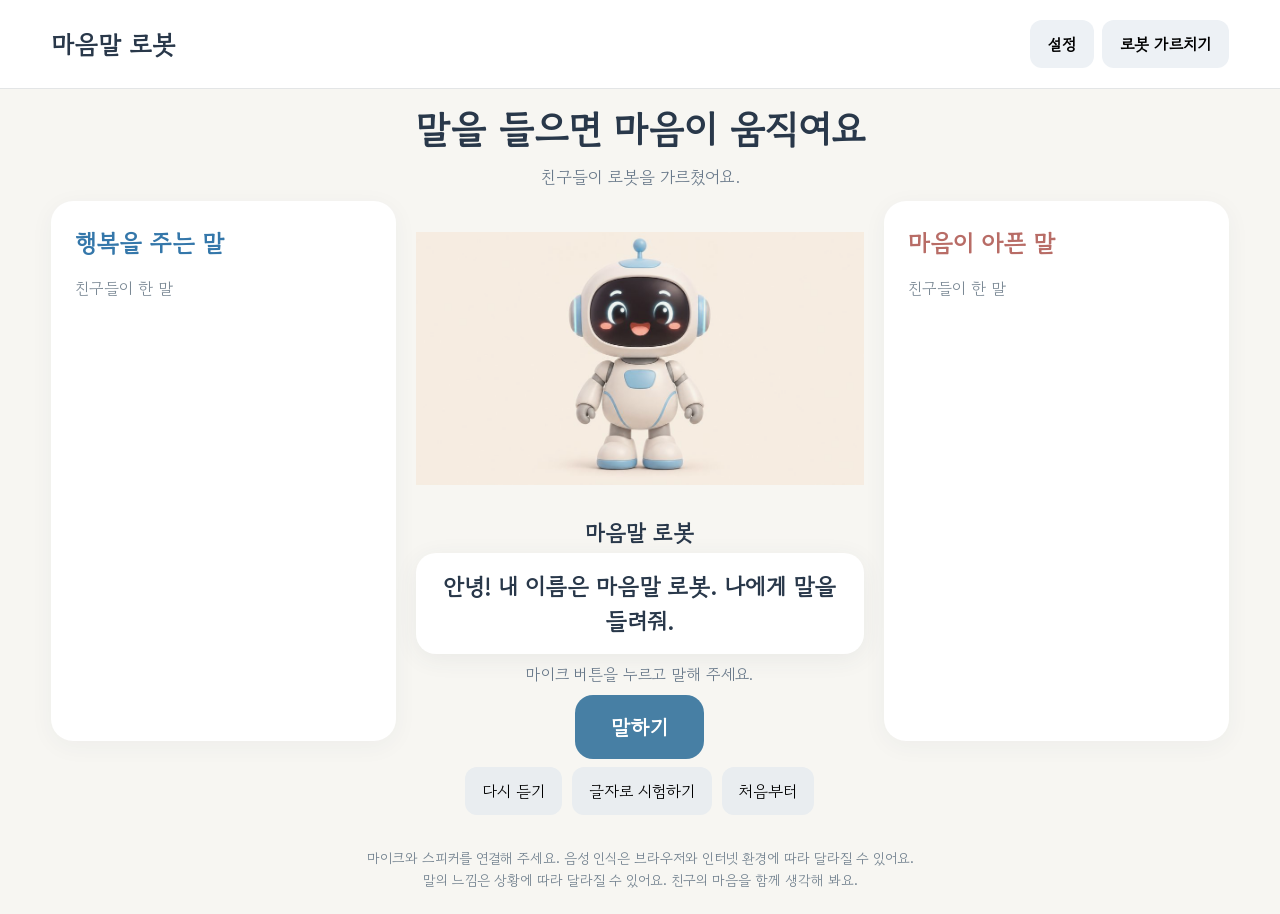
<file: mind-robot/index.html>
<!doctype html><html lang="ko"><head><meta charset="utf-8"><meta name="viewport" content="width=device-width,initial-scale=1"><title>마음말 로봇</title><style>
@import url('https://fonts.googleapis.com/css2?family=Gowun+Dodum&display=swap');*{box-sizing:border-box}body{margin:0;background:#f7f6f2;color:#29384a;font-family:'S-Core Dream','Gowun Dodum',sans-serif;word-break:keep-all}header{padding:20px 4vw;display:flex;align-items:center;justify-content:space-between;border-bottom:1px solid #e3e5e6;background:white}header strong{font-size:25px}.header-actions{display:flex;gap:8px}.robot-name{font-size:22px;font-weight:bold;margin:0 0 12px}.name-input{width:100%;padding:13px;border:1px solid #ccd5dc;border-radius:10px;font:inherit;font-size:18px}.name-actions{display:flex;gap:10px;margin-top:18px}.name-save{background:#477fa4;color:white;border-radius:10px;padding:12px 20px}.name-error{color:#a94343;min-height:1.5em}button{font:inherit;cursor:pointer;border:0}button:focus-visible{outline:3px solid #416da0}.topbtn{background:#edf1f5;border-radius:12px;padding:12px 18px;font-weight:bold}.intro{text-align:center;margin:24px 0 8px}.intro h1{margin:0;font-size:clamp(25px,3vw,38px)}.intro p{color:#69798a;font-size:17px}.board{max-width:1500px;margin:auto;display:grid;grid-template-columns:1fr 1.3fr 1fr;gap:20px;padding:10px 4vw}.side{background:white;border-radius:22px;padding:24px;min-height:420px;box-shadow:0 5px 25px #3443540c}.side h2{margin:0;font-size:24px}.side p{color:#7b8995}.good h2{color:#3477aa}.bad h2{color:#b86c66}.words{display:flex;flex-wrap:wrap;gap:10px;align-content:start}.word{border-radius:12px;padding:10px 14px;font-size:18px;background:#ecf5fa}.bad .word{background:#fbefed}.center{text-align:center}.robot-frame{width:100%;height:clamp(210px,35vh,330px)}.robot{display:block;width:100%;height:100%;object-fit:contain;mix-blend-mode:multiply}.bubble{background:white;border-radius:20px;padding:22px;min-height:95px;font-size:23px;font-weight:bold;box-shadow:0 5px 24px #34435412;line-height:1.5}.heard{min-height:25px;color:#69798a}.mic{background:#477fa4;color:white;font-size:21px;font-weight:bold;border-radius:18px;padding:17px 36px}.mic:disabled{background:#91a5b0}.actions{display:flex;justify-content:center;gap:10px;margin:12px}.small{background:#e9edf0;border-radius:12px;padding:12px 17px}.note{text-align:center;color:#71808e;font-size:14px;line-height:1.6;padding:0 15px 20px}dialog{border:0;border-radius:22px;max-width:900px;width:92%;max-height:90vh;padding:28px;color:#29384a}dialog::backdrop{background:#24344499}.dialoghead{display:flex;justify-content:space-between;align-items:center}.dialoghead h2{margin:0}.tabs{display:flex;gap:10px;margin:20px 0}.tab{padding:12px 18px;border-radius:12px;background:#e9edf0}.tab.active{background:#477fa4;color:white}.pool{display:flex;flex-wrap:wrap;gap:9px}.pool button{background:#f0f3f5;border-radius:12px;padding:12px 15px;font-size:17px}.pool button.taught{background:#deebdf;color:#4d7052}.trainhint{line-height:1.6;color:#687985}.manual{display:flex;gap:8px;margin-top:18px}.manual input{flex:1;border:1px solid #ccd5dc;border-radius:10px;padding:12px;font:inherit;min-width:0}.manual button{border-radius:10px;background:#477fa4;color:white;padding:12px}.choose{display:none;margin:14px auto}.choose button{padding:12px;border-radius:10px;margin:4px}.status{font-size:14px;color:#758592}@media(max-width:750px){header strong{font-size:20px}.board{grid-template-columns:1fr 1fr;gap:10px;padding:8px 12px}.center{grid-column:1/-1;grid-row:1}.side{min-height:170px;padding:16px}.side h2{font-size:19px}.robot-frame{height:230px}.bubble{font-size:19px}.word{font-size:15px}.intro p{padding:0 15px}.manual{flex-wrap:wrap}}
@media(min-width:751px){.intro{margin:12px 0 3px}.intro p{margin:8px 0}.board{padding-top:4px}.side{height:clamp(350px,60vh,600px);min-height:0;overflow:auto}.bubble{padding:16px;min-height:80px}.heard{margin:8px 0}.note{padding-bottom:8px}.actions{margin:8px}.robot-name{margin-bottom:5px}} </style></head><body><header><strong id="headerName">마음말 로봇</strong><div class="header-actions"><button class="topbtn" id="settingsOpen">설정</button><button class="topbtn" id="open">로봇 가르치기</button></div></header><div class="intro"><h1>말을 들으면 마음이 움직여요</h1><p>친구들이 로봇을 가르쳤어요.</p></div><main class="board"><section class="side good"><h2>행복을 주는 말</h2><p>친구들이 한 말</p><div class="words" id="good"></div></section><section class="center"><div class="robot-frame"><img class="robot" id="robot" src="[data-uri]" alt="웃고 있는 마음말 로봇"></div><div class="robot-name" id="robotName">마음말 로봇</div><div class="bubble" id="reply" aria-live="polite">안녕! 나에게 말을 들려줘.</div><p class="heard" id="heard">마이크 버튼을 누르고 말해 주세요.</p><button class="mic" id="mic">말하기</button><div class="actions"><button class="small" id="replay">다시 듣기</button><button class="small" id="sample">글자로 시험하기</button><button class="small" id="reset">처음부터</button></div><div class="choose" id="choose"><p>처음 듣는 말이에요. 함께 정해 주세요.</p><button id="chooseGood">행복을 주는 말</button><button id="chooseBad">마음이 아픈 말</button><button id="chooseCancel">취소</button></div></section><section class="side bad"><h2>마음이 아픈 말</h2><p>친구들이 한 말</p><div class="words" id="bad"></div></section></main><p class="note">마이크와 스피커를 연결해 주세요. 음성 인식은 브라우저와 인터넷 환경에 따라 달라질 수 있어요.<br>말의 느낌은 상황에 따라 달라질 수 있어요. 친구의 마음을 함께 생각해 봐요.</p><dialog id="settings"><div class="dialoghead"><h2>로봇 설정</h2><button class="small" id="settingsClose" type="button">닫기</button></div><p class="trainhint"><label for="nameInput">로봇 이름</label></p><input class="name-input" id="nameInput" maxlength="20" autocomplete="off" placeholder="로봇 이름을 입력해 주세요"><p class="name-error" id="nameError" aria-live="polite"></p><div class="name-actions"><button class="name-save" id="nameSave" type="button">이름 저장</button></div><p class="trainhint"><label for="voiceSelect">로봇 목소리</label></p><select class="name-input" id="voiceSelect"><option value="">기본 한국어 목소리</option></select><div class="name-actions"><button class="small" id="voiceTest" type="button">목소리 들어보기</button></div><p class="status" id="voiceStatus">선택한 이름과 목소리는 이 브라우저에 저장됩니다.</p></dialog><dialog id="dialog"><div class="dialoghead"><h2>로봇에게 말 가르치기</h2><button class="small" id="close">닫기</button></div><p class="trainhint">1. 말의 종류를 고르세요. 2. 활동지의 말을 하나씩 눌러 로봇에게 가르쳐 주세요.<br>이미 가르친 말을 다시 누르면 배운 내용이 지워져요.</p><div class="tabs"><button class="tab active" data-tab="good">행복을 주는 말</button><button class="tab" data-tab="bad">마음이 아픈 말</button></div><div class="pool" id="pool"></div><div class="manual"><input id="newWord" placeholder="새로운 말을 적어 추가하기" maxlength="60"><button id="add">선택한 종류로 가르치기</button></div><p class="status">배운 말은 이 기기에 저장됩니다.</p></dialog><script>
const presets={good:['사랑해','힘 내','고마워','네가 있어 좋아','같이 놀자','진짜 잘한다','최고야','자랑스러워','나랑 놀자','내가 도와 줄게','괜찮아 그럴 수 있어','넌 할 수 있어','응원할게','넌 좋은 친구야','다 잘 될 거야','좋아해','귀여워','미안해','너랑 놀면 재미있어','반가워','화이팅','마음이 따뜻하구나','예쁘다','멋지다'],bad:['하지마','싫어','너랑 안 놀거야','저리가','넌 할 수 없어','너 바보야','이것도 몰라','왜 이렇게 키가 작아','뚱뚱해','이거 다 내거야','선생님한테 이를거야','네가 그랬잖아','내 생일파티에 너 초대 안할거야','내 맘대로 해야 해','너는 우리 모둠 하지마','왜 그렇게 생겼어','나 널 안 좋아해']};let learned={good:[...presets.good],bad:[...presets.bad]};try{let v=JSON.parse(localStorage.getItem('mindrobot-v2'));if(v&&Array.isArray(v.good)&&Array.isArray(v.bad))learned=v}catch(e){}let tab='good',pending='';let spoken={good:[],bad:[]};const $=id=>document.getElementById(id);const defaultRobotName='마음말 로봇', nameKey='mindrobot-name';let robotName=defaultRobotName;
function readRobotName(){try{const value=localStorage.getItem(nameKey);if(value&&value.trim())return value.trim()}catch(e){}try{const part=document.cookie.split('; ').find(item=>item.startsWith(nameKey+'='));if(part){const value=decodeURIComponent(part.slice(nameKey.length+1)).trim();if(value)return value}}catch(e){}return ''}
function persistRobotName(value){let saved=false;try{localStorage.setItem(nameKey,value);saved=localStorage.getItem(nameKey)===value}catch(e){}try{document.cookie=nameKey+'='+encodeURIComponent(value)+'; Max-Age=31536000; Path=/; SameSite=Lax';saved=readRobotName()===value||saved}catch(e){}if(saved&&navigator.storage&&navigator.storage.persist)navigator.storage.persist().catch(()=>{});return saved}
function nameFromLink(){try{const v=new URLSearchParams(location.search).get('name');return v&&v.trim()?v.trim().slice(0,20):''}catch(e){return ''}}function putNameInLink(value){try{const u=new URL(location.href);u.searchParams.set('name',value);history.replaceState(null,'',u)}catch(e){}}robotName=nameFromLink()||readRobotName()||defaultRobotName;if(nameFromLink())persistRobotName(robotName);
function greeting(){return `안녕! 내 이름은 ${robotName}. 나에게 말을 들려줘.`}function applyName(){ $('robotName').textContent=robotName;$('headerName').textContent=robotName;$('robot').alt=`웃고 있는 ${robotName}`;document.title=robotName;$('reply').textContent=greeting()}function saveRobotName(showEmptyError=false){const value=$('nameInput').value.trim();if(!value){if(showEmptyError)$('nameError').textContent='로봇 이름을 입력해 주세요.';return false}if(!persistRobotName(value)){$('nameError').textContent='이 브라우저에 이름을 저장하지 못했어요. 브라우저 저장 설정을 확인해 주세요.';return false}robotName=value;applyName();putNameInLink(value);$('nameError').textContent='이 기기에 저장했어요. 이 화면 주소를 즐겨찾기하거나 다른 선생님께 보내면 어디서든 같은 이름으로 열려요.';return true}$('settingsOpen').onclick=()=>{const saved=readRobotName();if(saved&&saved!==robotName){robotName=saved;applyName()}$('nameInput').value=robotName;$('nameError').textContent='';$('settings').showModal()};$('nameInput').addEventListener('input',e=>{if(!e.isComposing)saveRobotName()});$('nameInput').addEventListener('compositionend',()=>saveRobotName());$('settingsClose').onclick=()=>{if($('nameInput').value.trim()&&!saveRobotName())return;$('settings').close()};$('nameSave').onclick=()=>{if(saveRobotName(true))$('settings').close()};window.addEventListener('pageshow',()=>{const saved=nameFromLink()||readRobotName();if(saved&&saved!==robotName){robotName=saved;applyName()}});window.addEventListener('storage',e=>{if(e.key===nameKey&&e.newValue&&e.newValue.trim()){robotName=e.newValue.trim();applyName()}});function save(){localStorage.setItem('mindrobot-v2',JSON.stringify(learned));render()}function norm(s){return s.replace(/[\s.,!?~。]/g,'').toLowerCase()}function render(){for(const t of ['good','bad']){$(t).replaceChildren(...spoken[t].map(w=>{let x=document.createElement('span');x.className='word';x.textContent=w;return x}))}let arr=[...new Set([...presets[tab],...learned[tab]])];$('pool').replaceChildren(...arr.map(w=>{let b=document.createElement('button');b.textContent=w;b.className=learned[tab].includes(w)?'taught':'';b.onclick=()=>{if(learned[tab].includes(w))learned[tab]=learned[tab].filter(x=>x!==w);else{learned[tab==='good'?'bad':'good']=learned[tab==='good'?'bad':'good'].filter(x=>norm(x)!==norm(w));learned[tab].push(w)}save()};return b}));document.querySelectorAll('.tab').forEach(x=>x.classList.toggle('active',x.dataset.tab===tab))}let selectedVoice='';try{selectedVoice=localStorage.getItem('mindrobot-voice')||''}catch(e){}function refreshVoices(){const sel=$('voiceSelect');const voices=('speechSynthesis' in window?speechSynthesis.getVoices():[]).filter(v=>/^ko([_-]|$)/i.test(v.lang));sel.replaceChildren();let opt=document.createElement('option');opt.value='';opt.textContent='기본 한국어 목소리';sel.appendChild(opt);voices.forEach(v=>{let o=document.createElement('option');o.value=v.voiceURI;o.textContent=v.name;sel.appendChild(o)});sel.value=voices.some(v=>v.voiceURI===selectedVoice)?selectedVoice:'';$('voiceStatus').textContent=voices.length?'선택한 이름과 목소리는 이 기기에 저장됩니다.':'이 기기에서 사용 가능한 한국어 목소리를 확인해 주세요.'}if('speechSynthesis' in window){speechSynthesis.addEventListener('voiceschanged',refreshVoices);refreshVoices()}else{$('voiceStatus').textContent='이 브라우저에서는 목소리 기능을 사용할 수 없어요.'}$('voiceSelect').onchange=()=>{selectedVoice=$('voiceSelect').value;try{localStorage.setItem('mindrobot-voice',selectedVoice)}catch(e){$('voiceStatus').textContent='목소리를 저장할 수 없어요.'}};$('voiceTest').onclick=()=>{speak('안녕! 오늘도 만나서 반가워.')};$('replay').onclick=()=>speak($('reply').textContent);function noQuestion(t){return String(t).replace(/\s*[?？]+/g,'.').replace(/\.{2,}/g,'.').replace(/([!.])\./g,'$1').trim()}function speak(text){text=noQuestion(text);$('reply').textContent=text;if('speechSynthesis'in window){speechSynthesis.cancel();let u=new SpeechSynthesisUtterance(text);u.lang='ko-KR';u.rate=.95;let voices=speechSynthesis.getVoices().filter(v=>/^ko([_-]|$)/i.test(v.lang));let voice=voices.find(v=>v.voiceURI===selectedVoice)||voices.find(v=>/natural|neural|premium|enhanced|자연/i.test(v.name))||voices[0];if(voice)u.voice=voice;speechSynthesis.speak(u)}}function matchedType(n){let exact=['good','bad'].find(t=>learned[t].some(w=>norm(w)===n));if(exact)return exact;if(['나너싫어','난너싫어','나는너가싫어','너싫어'].includes(n)&&learned.bad.some(w=>norm(w)==='싫어'))return 'bad';return undefined}const replyVariants={good:[s=>`“${s}”라고 말해 줘서 고마워. 내 마음이 따뜻해졌어.`,s=>`“${s}”라는 말을 들으니 마음이 포근해졌어.`,s=>`따뜻한 말을 들으니 기분이 좋아. 고마워!`,s=>`친구의 따뜻한 마음이 느껴져. 나도 기뻐!`,s=>`그 말을 들으니 나도 미소가 나와. 정말 고마워.`,s=>`따뜻한 말을 나눠 줘서 고마워. 내 마음이 환해졌어.`],bad:[s=>`“${s}”라는 말을 들으니 내 마음이 슬퍼. 조금 더 따뜻하게 말해 줘.`,s=>`그 말을 들으니 마음이 속상해. 다정한 말로 다시 이야기해 줘.`,s=>`그 말을 들으면 친구가 슬플 수도 있어. 다른 말로 표현해 보자.`,s=>`내 마음이 조금 아파. 서로의 마음을 생각하며 말해 보자.`,s=>`그 말은 듣는 친구에게 상처가 될 수 있어. 따뜻한 말로 바꿔 보자.`]};let lastReply={good:-1,bad:-1};function makeReply(type,s){s=s.replace(/[?？]+/g,'').trim();const choices=replyVariants[type];let index=Math.floor(Math.random()*(choices.length-1));if(index>=lastReply[type])index++;lastReply[type]=index;return (type==='good'?`“${s}”는 좋은 말이야. `:'이건 마음이 아픈 말이야. ')+choices[index](s)}
function respond(s){s=s.trim();if(!s)return;pending=s;s=s.replace(/[?？]+/g,'').trim();if(!s)return;pending=s;$('heard').textContent='내가 한 말: '+s;let n=norm(s);let type=matchedType(n);if(!type){$('choose').style.display='block';speak('처음 듣는 말이야. 어떤 말인지 함께 알려 줘.');return}$('choose').style.display='none';spoken[type].push(s);render();speak(makeReply(type,s))}$('open').onclick=()=>$('dialog').showModal();$('close').onclick=()=>$('dialog').close();document.querySelectorAll('.tab').forEach(b=>b.onclick=()=>{tab=b.dataset.tab;render()});$('add').onclick=()=>{let w=$('newWord').value.trim();if(!w)return;learned.good=learned.good.filter(x=>norm(x)!==norm(w));learned.bad=learned.bad.filter(x=>norm(x)!==norm(w));learned[tab].push(w);$('newWord').value='';save()};for(const t of ['good','bad'])$('choose'+(t==='good'?'Good':'Bad')).onclick=()=>{learned[t].push(pending);save();respond(pending)};$('chooseCancel').onclick=()=>{$('choose').style.display='none'};$('sample').onclick=()=>{let s=prompt('로봇에게 할 말을 적어 주세요');if(s)respond(s)};$('reset').onclick=()=>{if(confirm('친구들이 말한 내용을 모두 지우고 새로 시작할까요?')){spoken={good:[],bad:[]};render();$('heard').textContent='마이크 버튼을 누르고 말해 주세요.';$('choose').style.display='none';speak(greeting())}};const Recognition=window.SpeechRecognition||window.webkitSpeechRecognition;$('mic').onclick=()=>{if(!Recognition){$('heard').textContent='이 브라우저에서는 음성 인식을 사용할 수 없어요. 글자로 시험해 주세요.';return}let r=new Recognition();r.lang='ko-KR';r.interimResults=false;r.onstart=()=>{$('mic').textContent='듣고 있어요…';$('mic').disabled=true};r.onresult=e=>respond(e.results[0][0].transcript);r.onerror=e=>{$('heard').textContent=e.error==='not-allowed'?'마이크 사용을 허용해 주세요.':'잘 듣지 못했어요. 다시 말해 주세요.'};r.onend=()=>{$('mic').textContent='말하기';$('mic').disabled=false};try{r.start()}catch(e){$('heard').textContent='마이크를 시작할 수 없어요.'}};render();applyName();
</script></body></html>
</file>
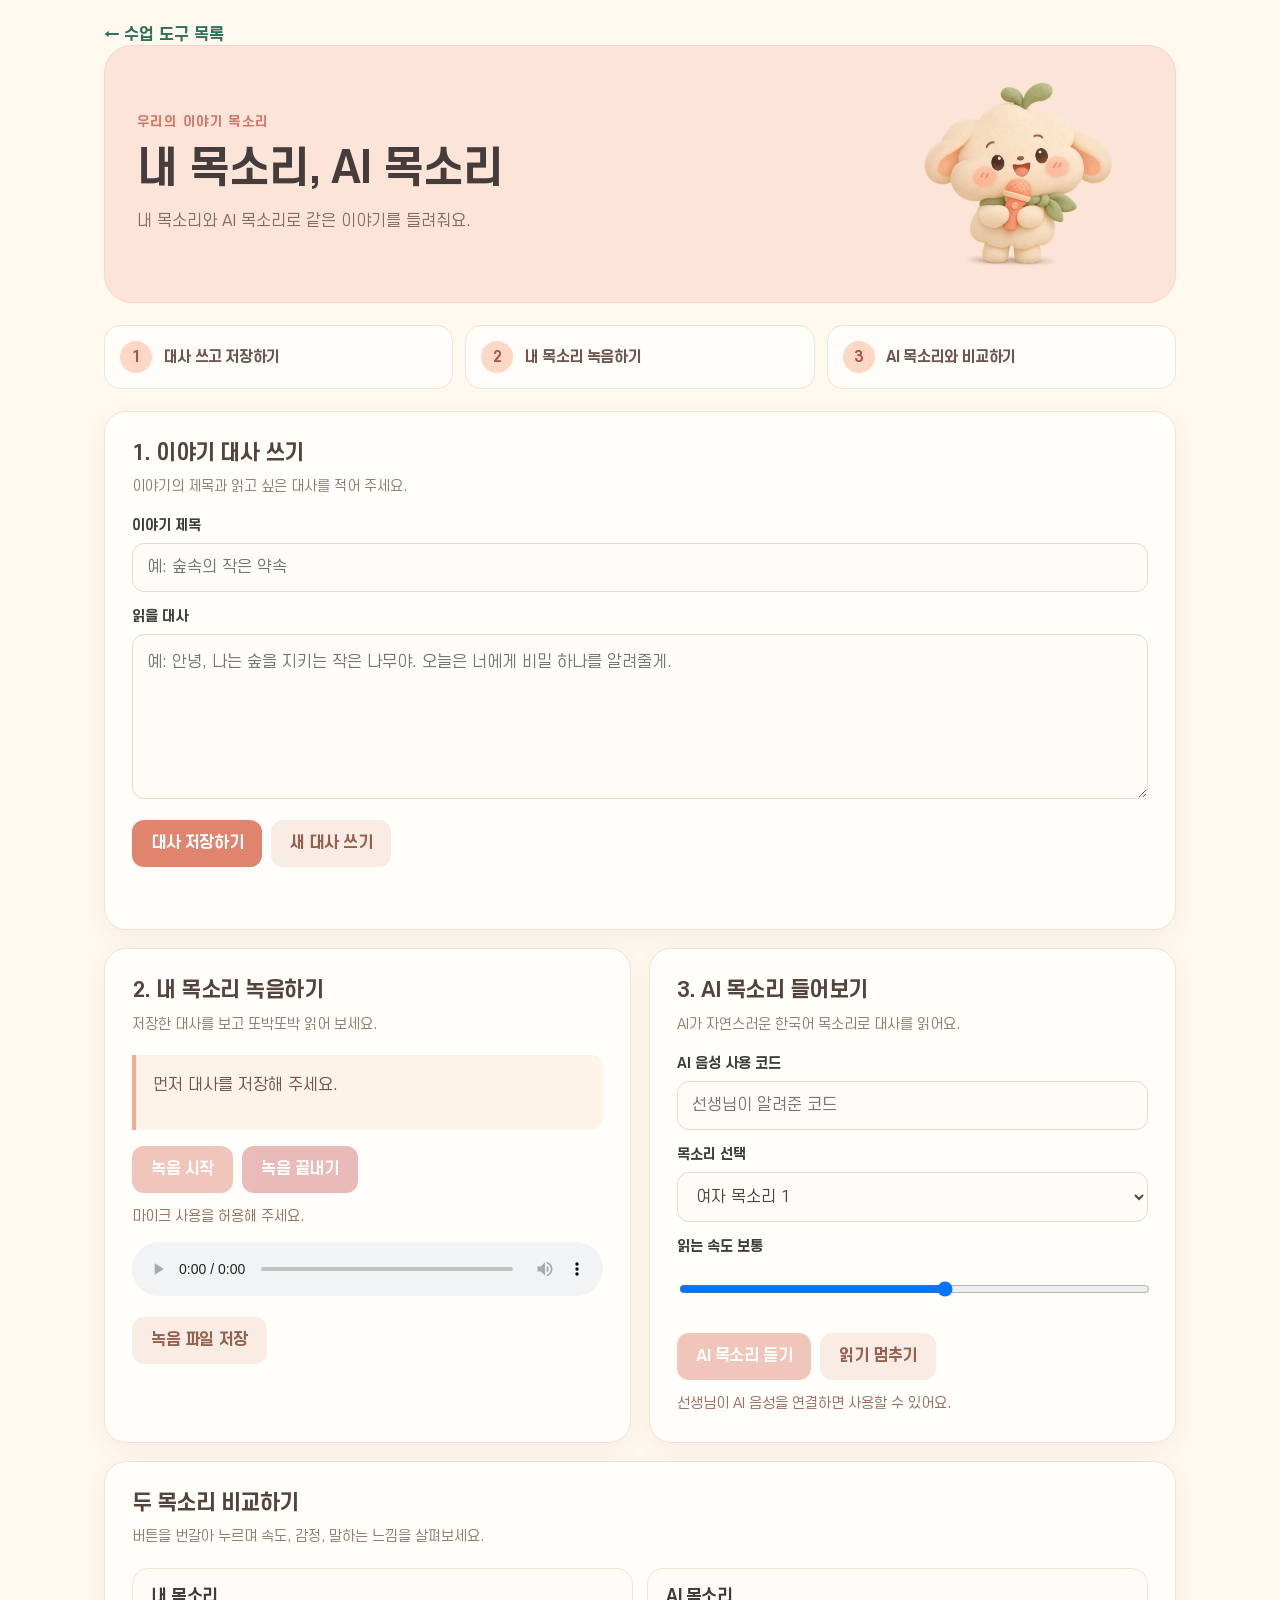
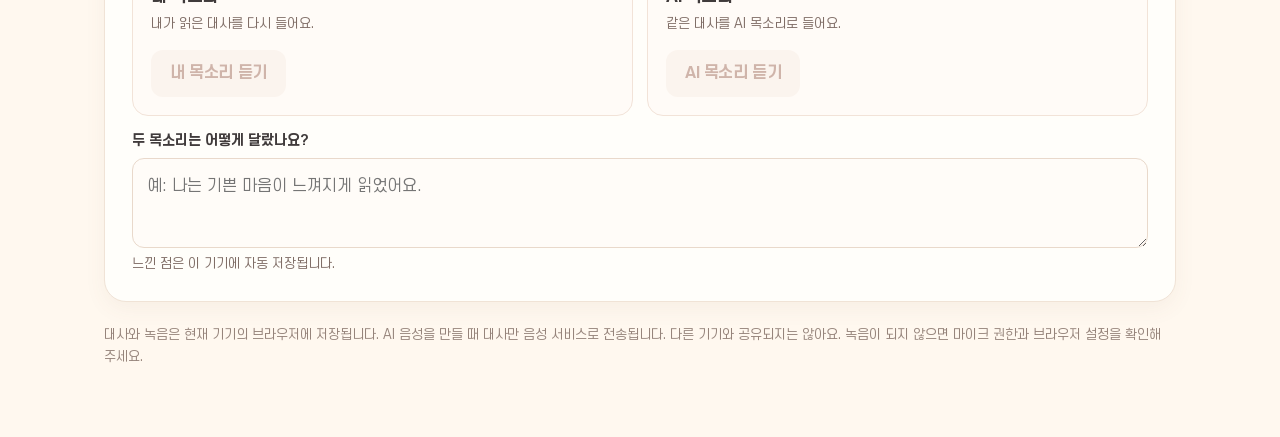
<file: story-voice/index.html>
<!doctype html>
<html lang="ko"><head><meta charset="utf-8"><meta name="viewport" content="width=device-width,initial-scale=1"><title>내 목소리, AI 목소리</title><style>
*{box-sizing:border-box}body{margin:0;background:#f4f5f1;color:#22312c;font-family:'S-Core Dream', 'Apple SD Gothic Neo','Malgun Gothic',sans-serif;word-break:keep-all}main{max-width:1060px;margin:auto;padding:36px 24px 70px}.top{display:flex;justify-content:space-between;gap:20px;align-items:end;border-bottom:1px solid #d5ded7;padding-bottom:24px}.tag{font-size:13px;letter-spacing:.14em;color:#477464;font-weight:700}h1{font-size:clamp(27px,4vw,42px);margin:10px 0}p{line-height:1.65;color:#60716a;margin:0}.steps{display:grid;grid-template-columns:repeat(3,1fr);gap:12px;margin:25px 0}.step{background:white;border:1px solid #dce4dd;border-radius:12px;padding:17px;font-size:15px;font-weight:700}.step b{display:inline-grid;place-items:center;width:29px;height:29px;background:#e7f1eb;color:#31735b;border-radius:50%;margin-right:8px}.layout{display:grid;grid-template-columns:1fr 1fr;gap:18px}.panel{background:#fff;border:1px solid #dce4dd;border-radius:16px;padding:26px}.wide{grid-column:1/-1}h2{font-size:21px;margin:0 0 7px}.hint{font-size:14px;margin-bottom:19px}label{display:block;font-size:14px;font-weight:700;margin:16px 0 8px}input,textarea,select{font:inherit;width:100%;border:1px solid #cbd8ce;border-radius:9px;padding:13px;background:#fbfcfa;color:#21332b}textarea{min-height:165px;resize:vertical;line-height:1.7}button,.download{font:inherit;font-weight:700;border:0;border-radius:9px;padding:13px 18px;cursor:pointer;background:#2f7058;color:white;display:inline-block;text-decoration:none}button:hover,.download:hover{filter:brightness(.94)}button:disabled{opacity:.45;cursor:not-allowed}.secondary{background:#edf3ee;color:#275743}.red{background:#a94743}.buttons{display:flex;gap:9px;flex-wrap:wrap;margin-top:16px;align-items:center}.status{font-size:14px;color:#517363;min-height:23px;margin-top:12px}.recording{color:#b1443c;font-weight:700}.quote{background:#f4f8f4;border-left:4px solid #83ac94;padding:17px;white-space:pre-wrap;line-height:1.7;min-height:75px;color:#355448}.audio{width:100%;margin:14px 0 0}.comparison{display:grid;grid-template-columns:1fr 1fr;gap:14px}.comparebox{border:1px solid #e0e8e1;border-radius:12px;padding:18px}.comparebox h3{margin:0 0 6px;font-size:17px}.small{font-size:13px}.footer{margin-top:22px;font-size:13px}.warning{color:#8d5342}@media(max-width:650px){main{padding:25px 16px 50px}.top{display:block}.steps{gap:6px}.step{padding:12px 8px;font-size:13px}.step b{display:block;margin-bottom:7px}.layout,.comparison{grid-template-columns:1fr}.wide{grid-column:auto}.panel{padding:20px}}
</style><style>
@font-face{font-family:Score;src:url('./fonts/SCDreamRegular.woff2') format('woff2');font-weight:400;font-display:swap}
@font-face{font-family:Score;src:url('./fonts/SCDreamBold.woff2') format('woff2');font-weight:700;font-display:swap}
body{background:#fff8ef;color:#403b3b;font-family:Score,'Apple SD Gothic Neo','Malgun Gothic',sans-serif}
main{max-width:1120px;padding-top:26px}.top{background:#fce5d8;border:1px solid #f5d7c7;border-radius:28px;padding:28px 32px;min-height:230px;align-items:center;overflow:hidden}
.top>div{max-width:68%;position:relative;z-index:1}.top::after{content:'';display:block;width:245px;height:200px;background:url('/story-voice/mascot.png') center/contain no-repeat;flex:0 0 245px;align-self:flex-end}
.tag{color:#d47567;letter-spacing:.11em;font-size:13px}h1{color:#443d3c;line-height:1.35;margin:9px 0;font-size:clamp(29px,4vw,43px)}p{color:#806e67}.steps{gap:12px;margin:22px 0}.step{border:1px solid #f0e5db;background:#fffdfa;border-radius:16px;color:#6e5550;padding:15px}.step b{background:#ffd7c6;color:#a95548;width:32px;height:32px}
.layout{gap:18px}.panel{border:1px solid #f0e3d6;border-radius:22px;background:#fffefa;padding:27px;box-shadow:0 7px 22px rgba(117,85,67,.06)}h2{color:#56433e;line-height:1.4}.hint{color:#917e73}
input,textarea,select{border:1px solid #e9d9cb;border-radius:12px;background:#fffcf8;padding:14px;color:#514440}input:focus,textarea:focus,select:focus{outline:3px solid #f6c4ad;border-color:#df9a85}
button,.download{background:#e1846d;color:#fff;border-radius:12px;padding:14px 19px}.secondary{background:#f8ece4;color:#96604e}.red{background:#d26969}.status{color:#9c6f60}.quote{background:#fdf3e9;border-left:4px solid #f1ad8d;color:#71554b;border-radius:0 12px 12px 0}
.comparebox{border:1px solid #f2e3d8;background:#fffbf7;border-radius:16px}.footer{color:#96847b}.audio{border-radius:12px}
@media(max-width:650px){.top{padding:23px 20px;min-height:170px}.top>div{max-width:64%}.top::after{width:112px;height:136px;flex-basis:112px}.tag{font-size:11px}h1{font-size:26px}.panel{padding:20px}.step{font-size:12px}.steps{gap:6px}}
</style><style>h1,h2,h3,.step,button,.download{font-weight:700;letter-spacing:-.025em}button,input,select,textarea{font-family:inherit}h1{line-height:1.4}</style></head><body><main><a href="/" style="color:#2f7058;font-weight:700;text-decoration:none">← 수업 도구 목록</a><header class="top"><div><div class="tag">우리의 이야기 목소리</div><h1>내 목소리, AI 목소리</h1><p>내 목소리와 AI 목소리로 같은 이야기를 들려줘요.</p></div></header><nav class="steps" aria-label="활동 순서"><div class="step"><b>1</b> 대사 쓰고 저장하기</div><div class="step"><b>2</b> 내 목소리 녹음하기</div><div class="step"><b>3</b> AI 목소리와 비교하기</div></nav><div class="layout"><section class="panel wide"><h2>1. 이야기 대사 쓰기</h2><p class="hint">이야기의 제목과 읽고 싶은 대사를 적어 주세요.</p><label for="title">이야기 제목</label><input id="title" placeholder="예: 숲속의 작은 약속" maxlength="100"><label for="text">읽을 대사</label><textarea id="text" placeholder="예: 안녕, 나는 숲을 지키는 작은 나무야. 오늘은 너에게 비밀 하나를 알려줄게."></textarea><div class="buttons"><button id="save">대사 저장하기</button><button id="edit" class="secondary">새 대사 쓰기</button></div><p id="saveStatus" class="status" role="status"></p></section><section class="panel"><h2>2. 내 목소리 녹음하기</h2><p class="hint">저장한 대사를 보고 또박또박 읽어 보세요.</p><div id="script" class="quote">먼저 대사를 저장해 주세요.</div><div class="buttons"><button id="record" disabled>녹음 시작</button><button id="stop" class="red" disabled>녹음 끝내기</button></div><p id="recordStatus" class="status" role="status">마이크 사용을 허용해 주세요.</p><audio id="audio" class="audio" controls aria-label="내 녹음 듣기"></audio><div class="buttons"><a id="download" class="download secondary" hidden>녹음 파일 저장</a></div></section><section class="panel"><h2>3. AI 목소리 들어보기</h2><p class="hint">AI가 자연스러운 한국어 목소리로 대사를 읽어요.</p><label for="voiceCode">AI 음성 사용 코드</label><input id="voiceCode" type="password" autocomplete="off" placeholder="선생님이 알려준 코드"><label for="voice">목소리 선택</label><select id="voice"><option value="ko-KR-Wavenet-A">여자 목소리 1</option><option value="ko-KR-Wavenet-B">여자 목소리 2</option><option value="ko-KR-Wavenet-C">남자 목소리 1</option><option value="ko-KR-Wavenet-D">남자 목소리 2</option></select><label for="rate">읽는 속도 <span id="rateLabel">보통</span></label><input id="rate" type="range" min="0.6" max="1.3" step="0.1" value="1"><div class="buttons"><button id="speak" disabled>AI 목소리 듣기</button><button id="stopSpeak" class="secondary">읽기 멈추기</button></div><p id="voiceStatus" class="status" role="status"></p></section><section class="panel wide"><h2>두 목소리 비교하기</h2><p class="hint">버튼을 번갈아 누르며 속도, 감정, 말하는 느낌을 살펴보세요.</p><div class="comparison"><div class="comparebox"><h3>내 목소리</h3><p class="small">내가 읽은 대사를 다시 들어요.</p><div class="buttons"><button id="playMine" class="secondary" disabled>내 목소리 듣기</button></div></div><div class="comparebox"><h3>AI 목소리</h3><p class="small">같은 대사를 AI 목소리로 들어요.</p><div class="buttons"><button id="playAI" class="secondary" disabled>AI 목소리 듣기</button></div></div></div><label for="thought">두 목소리는 어떻게 달랐나요?</label><textarea id="thought" style="min-height:90px" placeholder="예: 나는 기쁜 마음이 느껴지게 읽었어요."></textarea><p class="small">느낀 점은 이 기기에 자동 저장됩니다.</p></section></div><p class="footer">대사와 녹음은 현재 기기의 브라우저에 저장됩니다. AI 음성을 만들 때 대사만 음성 서비스로 전송됩니다. 다른 기기와 공유되지는 않아요. 녹음이 되지 않으면 마이크 권한과 브라우저 설정을 확인해 주세요.</p></main><script>
(()=>{const $=id=>document.getElementById(id), key='story-voice-v1';let data={title:'',text:'',thought:''}, rec=null,stream=null,chunks=[],url=null,blob=null,voices=[],db=null;try{data={...data,...JSON.parse(localStorage.getItem(key)||'{}')}}catch(e){}; $('title').value=data.title;$('text').value=data.text;$('thought').value=data.thought;function persist(){try{localStorage.setItem(key,JSON.stringify(data));return true}catch(e){return false}}function render(){ $('script').textContent=data.text||'먼저 대사를 저장해 주세요.';$('record').disabled=!data.text||!navigator.mediaDevices?.getUserMedia||!window.MediaRecorder;$('speak').disabled=!data.text;$('playAI').disabled=$('speak').disabled;$('playMine').disabled=!blob; }function clearAudio(){blob=null;if(url)URL.revokeObjectURL(url);url=null;$('audio').removeAttribute('src');$('audio').load();$('download').hidden=true;$('playMine').disabled=true}function setAudio(b){clearAudio();blob=b;url=URL.createObjectURL(b);$('audio').src=url;$('download').href=url;$('download').download='내_목소리.'+(b.type.includes('mp4')?'m4a':b.type.includes('ogg')?'ogg':'webm');$('download').hidden=false;$('playMine').disabled=false}try{let req=indexedDB.open('story-voice-recordings',1);req.onupgradeneeded=()=>req.result.createObjectStore('audio');req.onsuccess=()=>{db=req.result;let get=db.transaction('audio').objectStore('audio').get('latest');get.onsuccess=()=>{if(get.result&&get.result.text===data.text){setAudio(get.result.blob);$('recordStatus').textContent='저장된 녹음을 불러왔어요.'}}};}catch(e){}function saveAudio(b){if(!db){$('recordStatus').textContent='녹음은 현재 화면에서 들을 수 있어요. 파일 저장 버튼으로 보관해 주세요.';return}let tx=db.transaction('audio','readwrite');tx.objectStore('audio').put({text:data.text,blob:b},'latest');tx.oncomplete=()=>$('recordStatus').textContent='녹음이 저장되었어요. 내 목소리를 들어 보세요.';tx.onerror=()=>$('recordStatus').textContent='기기에 녹음을 저장하지 못했어요. 파일 저장 버튼을 이용해 주세요.'}
$('save').onclick=()=>{let t=$('text').value.trim();if(!t){$('saveStatus').textContent='읽을 대사를 먼저 적어 주세요.';return}if(t!==data.text){clearAudio();if(db)db.transaction('audio','readwrite').objectStore('audio').delete('latest')}data.title=$('title').value.trim();data.text=t;$('saveStatus').textContent=persist()?'대사를 저장했어요. 이제 내 목소리를 녹음해 보세요.':'저장하지 못했어요. 브라우저 저장 공간을 확인해 주세요.';render()};$('edit').onclick=()=>{ $('title').value='';$('text').value='';$('title').focus();$('saveStatus').textContent='새 대사를 작성하고 저장해 주세요. 기존 녹음은 새 대사를 저장하면 바뀝니다.'};$('thought').oninput=()=>{data.thought=$('thought').value;persist()};$('record').onclick=async()=>{try{if(typeof aiAudio!=='undefined')aiAudio.pause();$('audio').pause();stream=await navigator.mediaDevices.getUserMedia({audio:true});chunks=[];rec=new MediaRecorder(stream);rec.ondataavailable=e=>{if(e.data.size)chunks.push(e.data)};rec.onstop=()=>{stream.getTracks().forEach(t=>t.stop());let b=new Blob(chunks,{type:rec.mimeType||'audio/webm'});if(!b.size){$('recordStatus').textContent='녹음이 비어 있어요. 다시 시도해 주세요.';return}setAudio(b);saveAudio(b);render()};rec.start();$('record').disabled=true;$('stop').disabled=false;$('recordStatus').textContent='녹음 중이에요. 대사를 읽어 주세요.';$('recordStatus').classList.add('recording')}catch(e){if(stream)stream.getTracks().forEach(t=>t.stop());$('recordStatus').textContent='마이크를 사용할 수 없어요. 브라우저의 마이크 권한을 확인해 주세요.'}};$('stop').onclick=()=>{if(rec&&rec.state==='recording')rec.stop();$('stop').disabled=true;$('recordStatus').classList.remove('recording')};let aiAudio=new Audio(), aiKey='', aiUrl=''; $('voiceStatus').textContent='선생님이 AI 음성을 연결하면 사용할 수 있어요.'; async function speak(){if(!data.text)return; $('audio').pause();aiAudio.pause();let key=JSON.stringify([data.text,$('voice').value,$('rate').value]);if(key===aiKey&&aiUrl){aiAudio.currentTime=0;aiAudio.play().catch(()=>{$('voiceStatus').textContent='재생 버튼을 다시 눌러 주세요.'});return} $('voiceStatus').textContent='AI 목소리를 만들고 있어요.';try{let response=await fetch('/api/tts',{method:'POST',headers:{'Content-Type':'application/json'},body:JSON.stringify({text:data.text,voice:$('voice').value,rate:Number($('rate').value),code:$('voiceCode').value})});if(!response.ok){let e=await response.json().catch(()=>({}));throw Error(e.error||'음성 서버 연결을 확인해 주세요.')}let audioBlob=await response.blob();if(aiUrl)URL.revokeObjectURL(aiUrl);aiUrl=URL.createObjectURL(audioBlob);aiKey=key;aiAudio.src=aiUrl;$('voiceStatus').textContent='AI 목소리가 준비됐어요. 다시 듣기에는 추가 생성이 필요하지 않아요.';await aiAudio.play()}catch(e){$('voiceStatus').textContent=e.message||'AI 목소리를 만들지 못했어요. 서버 연결을 확인해 주세요.'}}$('speak').onclick=speak;$('playAI').onclick=speak;$('stopSpeak').onclick=()=>{aiAudio.pause();aiAudio.currentTime=0};$('playMine').onclick=()=>{aiAudio.pause();$('audio').currentTime=0;$('audio').play().catch(()=>$('recordStatus').textContent='녹음을 재생하지 못했어요.')};$('rate').oninput=()=>$('rateLabel').textContent=Number($('rate').value)<1?'느리게':Number($('rate').value)>1?'빠르게':'보통';if(!navigator.mediaDevices?.getUserMedia||!window.MediaRecorder)$('recordStatus').textContent='녹음하려면 마이크를 지원하는 브라우저와 보안 연결(HTTPS 또는 localhost)이 필요해요.';render()})();
</script></body></html>
</file>
